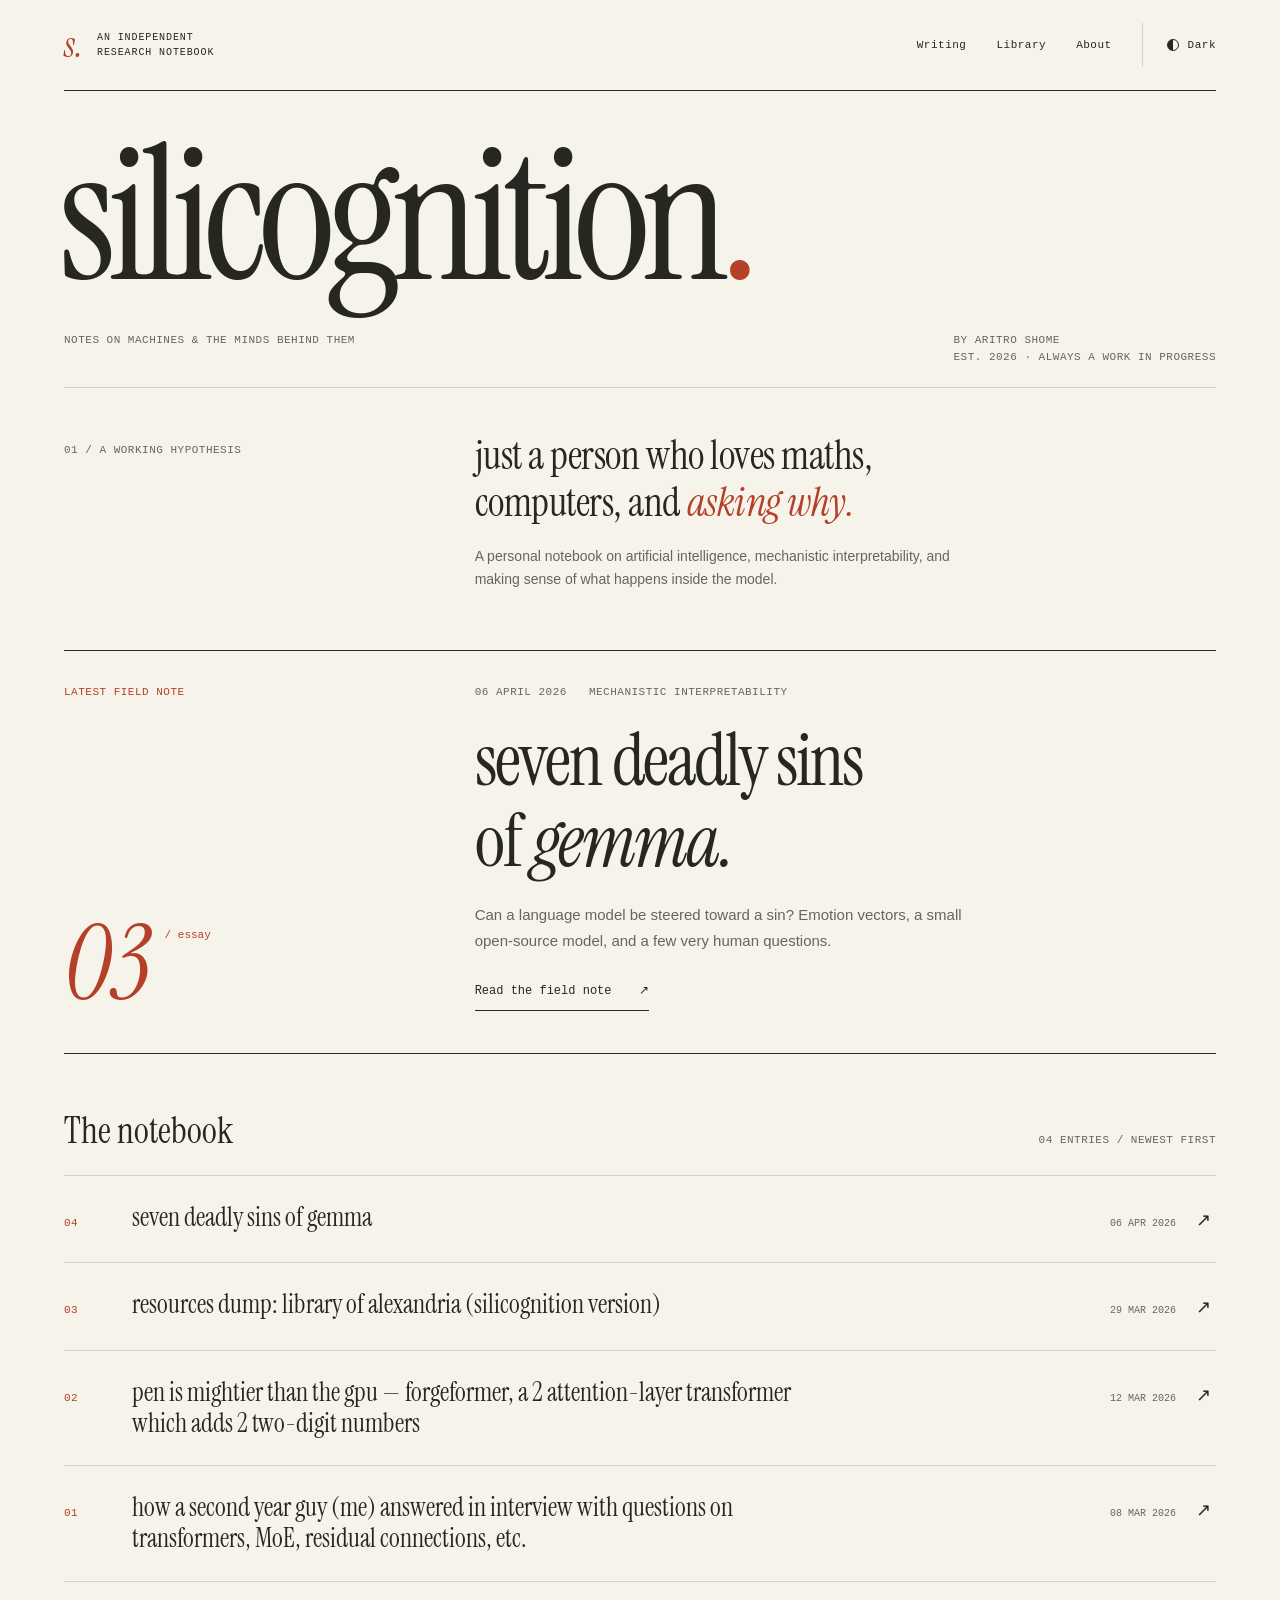
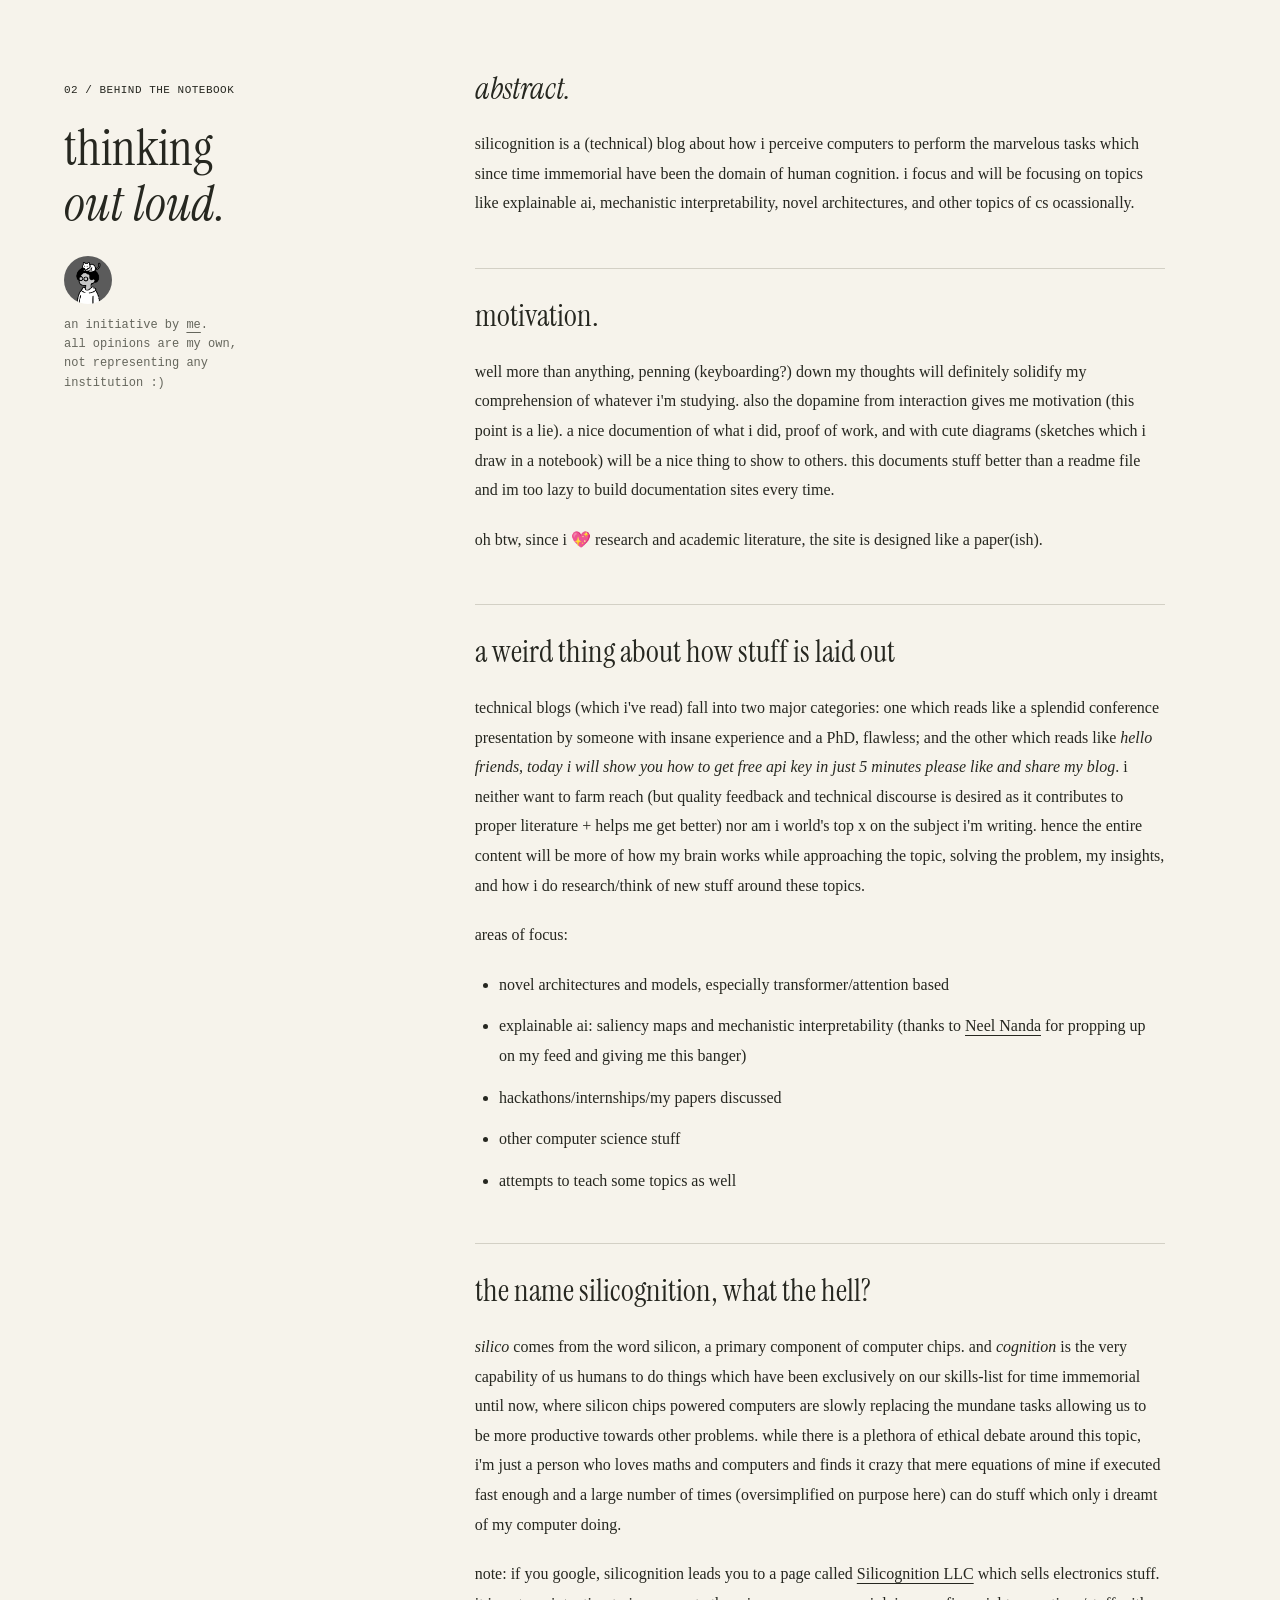
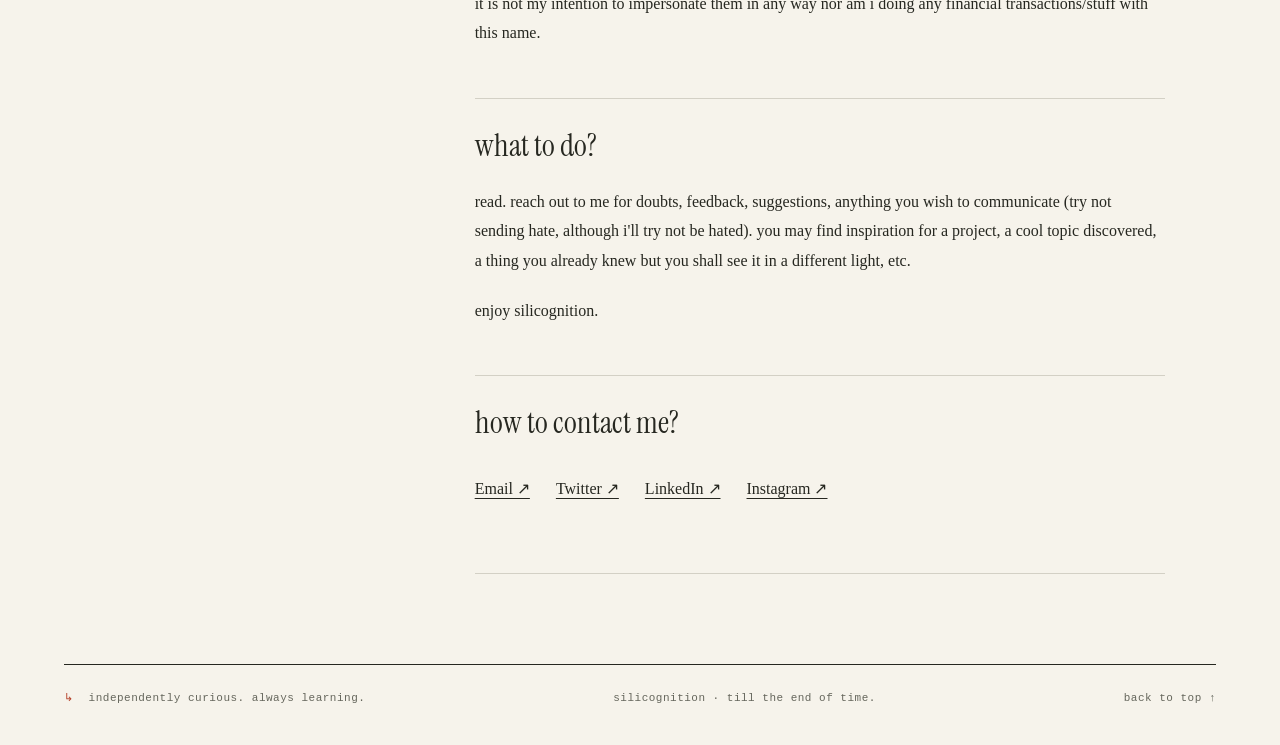
<file: index.html>
<!doctype html>
<html lang="en">
<head>
<meta charset="utf-8"/>
<meta content="width=device-width, initial-scale=1" name="viewport"/>
<title>Silicognition</title>

<link href="styles.css" rel="stylesheet"/>
<link href="favicon.svg" rel="icon" type="image/svg+xml"/>

<meta name="description" content="A personal research notebook by Aritro Shome on AI, mechanistic interpretability, novel architectures, maths and computers.">
<link rel="canonical" href="https://silicognition.is-a.dev/">
<link rel="preload" href="assets/fonts/instrument-serif-normal.woff2" as="font" type="font/woff2" crossorigin>
<script src="theme.js">
</script>
<script src="site.js" defer>
</script>
</head>
<body id="top">
<div class="page home-page"><a class="skip-link" href="#main-content">Skip to content</a>
<header class="site-header"><a class="site-signature" href="index.html" aria-label="Silicognition home"><span class="signature-mark" aria-hidden="true">s.</span><span class="signature-copy">an independent<br>research notebook</span></a>
<nav class="site-nav" aria-label="Main navigation"><a href="#posts">Writing</a><a href="resources.html">Library</a><a class="about-nav" href="#about">About</a><button id="theme-toggle" class="theme-toggle" type="button" aria-label="Switch to dark mode" aria-pressed="false" hidden><span class="theme-icon" aria-hidden="true"></span><span class="theme-label">Dark</span></button>
</nav>
</header>
<main id="main-content" tabindex="-1">
<div class="masthead">
<h1>silicognition<span>.</span>
</h1>
<div class="masthead-caption">
<p class="eyebrow">Notes on machines &amp; the minds behind them
</p>
<p class="eyebrow">By Aritro Shome<br>Est. 2026 · always a work in progress
</p>
</div>
</div>
<section class="intro" aria-label="Introduction">
<div class="section-label">01 / A working hypothesis
</div>
<div class="intro-text">
<p class="intro-lead">just a person who loves maths,<br> computers, and <em>asking why.</em>
</p>
<p class="intro-sub">A personal notebook on artificial intelligence, mechanistic interpretability, and making sense of what happens inside the model.
</p>
</div>
</section>
<section class="featured" aria-labelledby="featured-title">
<div class="featured-side"><span class="section-label">Latest field note</span><span class="feature-number" aria-hidden="true">03<sup> / essay</sup></span>
</div>
<div>
<div class="entry-meta"><time datetime="2026-04-06">06 April 2026</time><span>Mechanistic interpretability</span>
</div>
<h2 id="featured-title"><a href="post3.html">seven deadly sins<br>of <em>gemma.</em></a>
</h2>
<p class="featured-description">Can a language model be steered toward a sin? Emotion vectors, a small open-source model, and a few very human questions.
</p>
<a class="text-link" href="post3.html">Read the field note <span aria-hidden="true">↗</span></a>
</div>
</section>
<section class="archive" id="posts">
<div class="section-heading">
<h2>The notebook
</h2>
<span class="eyebrow">04 entries / newest first</span>
</div>
<ol class="archive-list">
<li><a class="archive-link" href="post3.html"><span class="entry-number">04</span><span class="archive-title">seven deadly sins of gemma</span><time datetime="2026-04-06">06 Apr 2026</time><span class="entry-arrow" aria-hidden="true">↗</span></a>
</li>
<li><a class="archive-link" href="resources.html"><span class="entry-number">03</span><span class="archive-title">resources dump: library of alexandria (silicognition version)</span><time datetime="2026-03-29">29 Mar 2026</time><span class="entry-arrow" aria-hidden="true">↗</span></a>
</li>
<li><a class="archive-link" href="post2.html"><span class="entry-number">02</span><span class="archive-title">pen is mightier than the gpu — forgeformer, a 2 attention-layer transformer which adds 2 two-digit numbers</span><time datetime="2026-03-12">12 Mar 2026</time><span class="entry-arrow" aria-hidden="true">↗</span></a>
</li>
<li><a class="archive-link" href="post1.html"><span class="entry-number">01</span><span class="archive-title">how a second year guy (me) answered in interview with questions on transformers, MoE, residual connections, etc.</span><time datetime="2026-03-08">08 Mar 2026</time><span class="entry-arrow" aria-hidden="true">↗</span></a>
</li>
</ol>
</section>
<section class="about" id="about" aria-labelledby="about-title">
<div class="about-heading"><span class="section-label">02 / Behind the notebook</span>
<h2 id="about-title">thinking<br><em>out loud.</em>
</h2>
<img class="avatar" src="avatar.png" width="48" height="48" alt="Aritro's avatar" loading="lazy">
<p>an initiative by <a href="https://x.com/silicognition">me</a>.<br>all opinions are my own, not representing any institution :)
</p>
</div>
<div class="about-content">
<section class="original-abstract" id="abstract">
<h2><i>abstract.</i>
</h2>
<p>
                silicognition is a (technical) blog about how i perceive computers to perform the marvelous tasks which since time immemorial have been the domain of human cognition. i focus and will be focusing on topics like explainable ai, mechanistic interpretability,
                novel architectures, and other topics of cs ocassionally.

</p>
</section>
<section id="motivation">
<h2>motivation.
</h2>
<p>
                    well more than anything, penning (keyboarding?) down my thoughts will definitely solidify my comprehension of whatever i'm studying. also the dopamine from interaction gives me motivation (this point is a lie). a nice documention of what i did, proof
                    of work, and with cute diagrams (sketches which i draw in a notebook) will be a nice thing to show to others. this documents stuff better than a readme file and im too lazy to build documentation sites every time.

</p>
<p>
                    oh btw, since i 💖 research and academic literature, the site is designed like a paper(ish).

</p>
</section>
<section id="layout">
<h2>a weird thing about how stuff is laid out
</h2>
<p>
                    technical blogs (which i've read) fall into two major categories: one which reads like a splendid conference presentation by someone with insane experience and a PhD, flawless; and the other which reads like <i>hello friends, today i will show you how to get free api key in just 5 minutes please like and share my blog</i>.
                    i neither want to farm reach (but quality feedback and technical discourse is desired as it contributes to proper literature + helps me get better) nor am i world's top x on the subject i'm writing. hence the entire content will be
                    more of how my brain works while approaching the topic, solving the problem, my insights, and how i do research/think of new stuff around these topics.

</p>
<p>areas of focus:
</p>
<ul>
<li>novel architectures and models, especially transformer/attention based
</li>
<li>explainable ai: saliency maps and mechanistic interpretability (thanks to <a href="https://www.neelnanda.io/">Neel Nanda</a> for propping up on my feed and giving me this banger)
</li>
<li>hackathons/internships/my papers discussed
</li>
<li>other computer science stuff
</li>
<li>attempts to teach some topics as well
</li>
</ul>
</section>
<section id="name">
<h2>the name silicognition, what the hell?
</h2>
<p>
<i>silico</i> comes from the word silicon, a primary component of computer chips. and <i>cognition</i> is the very capability of us humans to do things which have been exclusively on our skills-list for time immemorial until now, where
                    silicon chips powered computers are slowly replacing the mundane tasks allowing us to be more productive towards other problems. while there is a plethora of ethical debate around this topic, i'm just a person who loves maths and computers
                    and finds it crazy that mere equations of mine if executed fast enough and a large number of times (oversimplified on purpose here) can do stuff which only i dreamt of my computer doing.

</p>
<p>
                    note: if you google, silicognition leads you to a page called <a href="https://silicognition.com/">Silicognition LLC</a> which sells electronics stuff. it is not my intention to impersonate them in any way nor am i doing any financial
                    transactions/stuff with this name.

</p>
</section>
<section id="what-to-do">
<h2>what to do?
</h2>
<p>
                    read. reach out to me for doubts, feedback, suggestions, anything you wish to communicate (try not sending hate, although i'll try not be hated). you may find inspiration for a project, a cool topic discovered, a thing you already knew but you shall see
                    it in a different light, etc.

</p>
<p>
                    enjoy silicognition.

</p>
</section>
<section id="contact">
<h2>how to contact me?
</h2>
<ul class="contact-list">
<li><a href="mailto:aritro.shome.official@gmail.com">Email ↗</a>
</li>
<li><a href="https://x.com/silicognition/">Twitter ↗</a>
</li>
<li><a href="https://www.linkedin.com/in/aritro-shome-40a5b0312/">LinkedIn ↗</a>
</li>
<li><a href="https://instagram.com/thearitroshome">Instagram ↗</a>
</li>
</ul>
</section>
</div>
</section>
</main>
<footer class="site-footer">
<p><span class="footer-mark" aria-hidden="true">↳</span> independently curious. always learning.
</p>
<p><a href="https://x.com/silicognition">silicognition</a> · till the end of time.
</p>
<a href="#top">back to top ↑</a>
</footer>
</div>
<script data-goatcounter="https://silicognition.goatcounter.com/count" async src="https://gc.zgo.at/count.js">
</script>
</body>
</html>
</file>
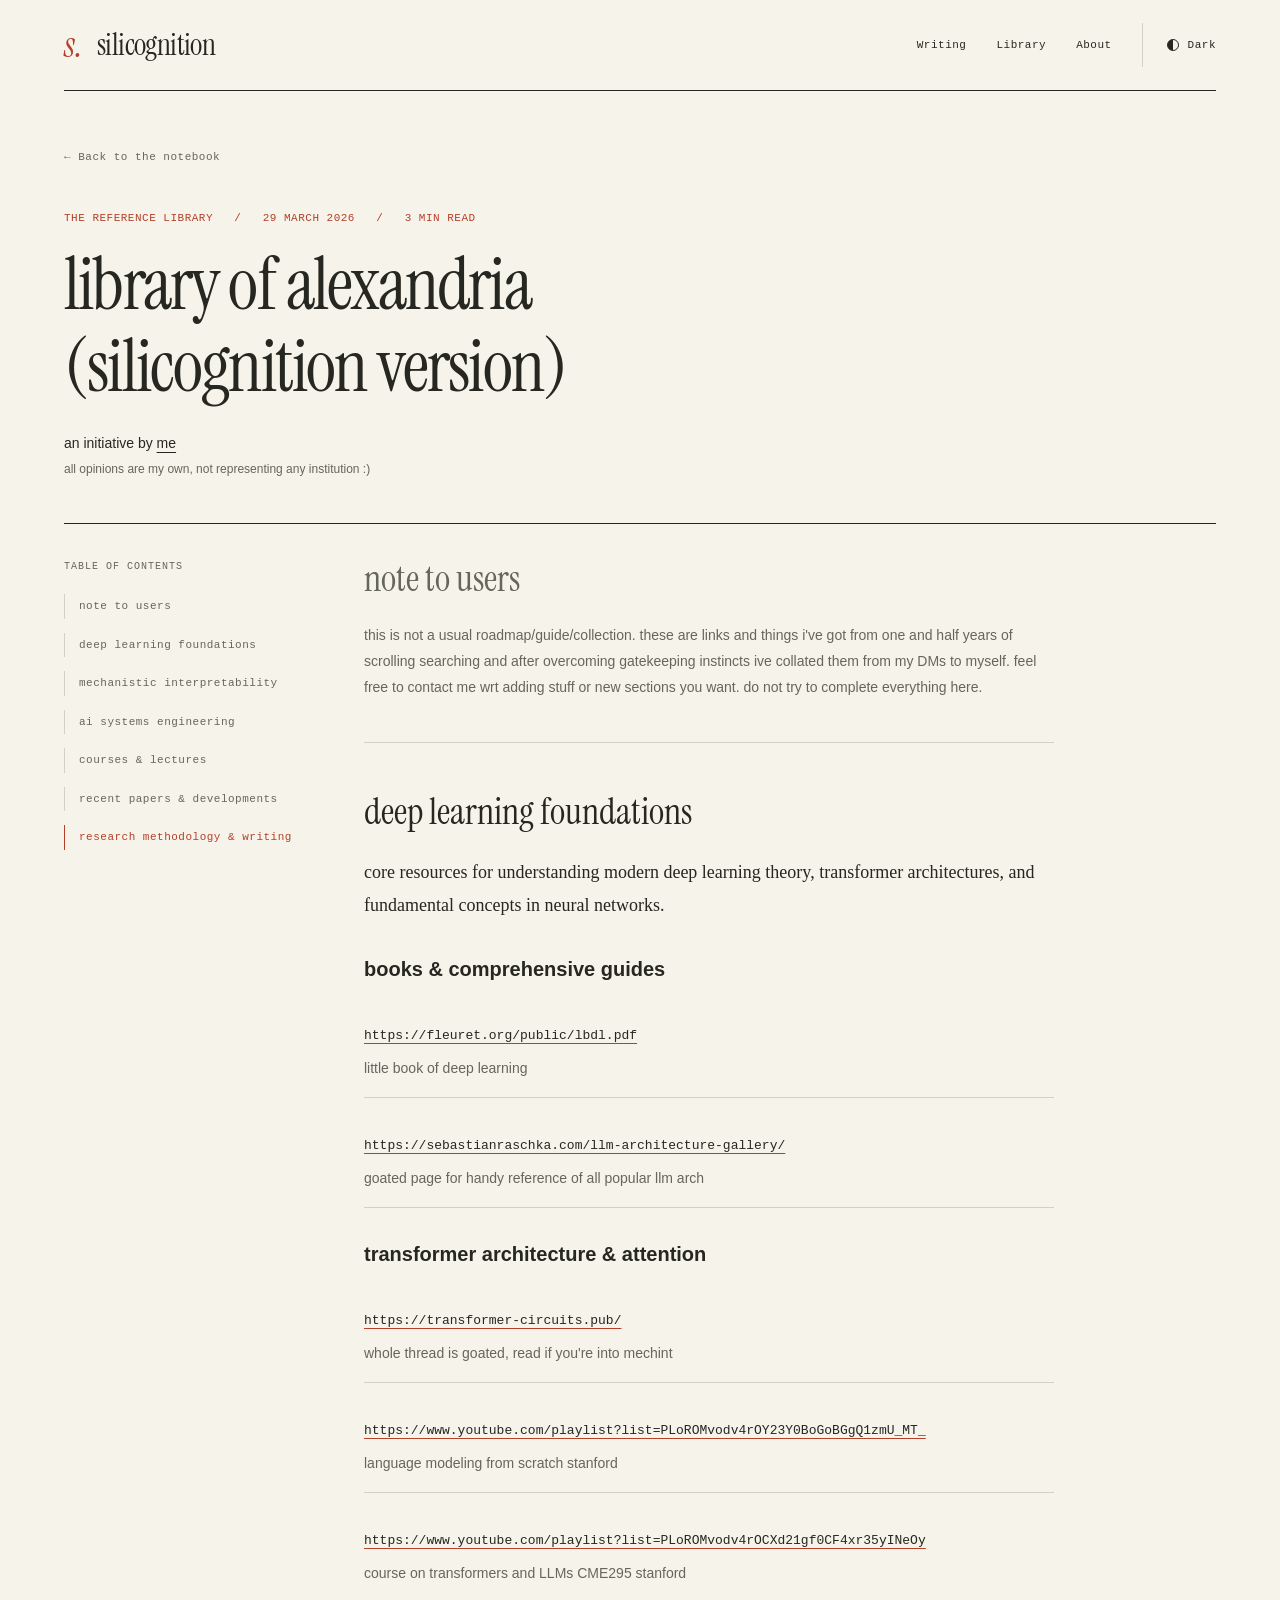
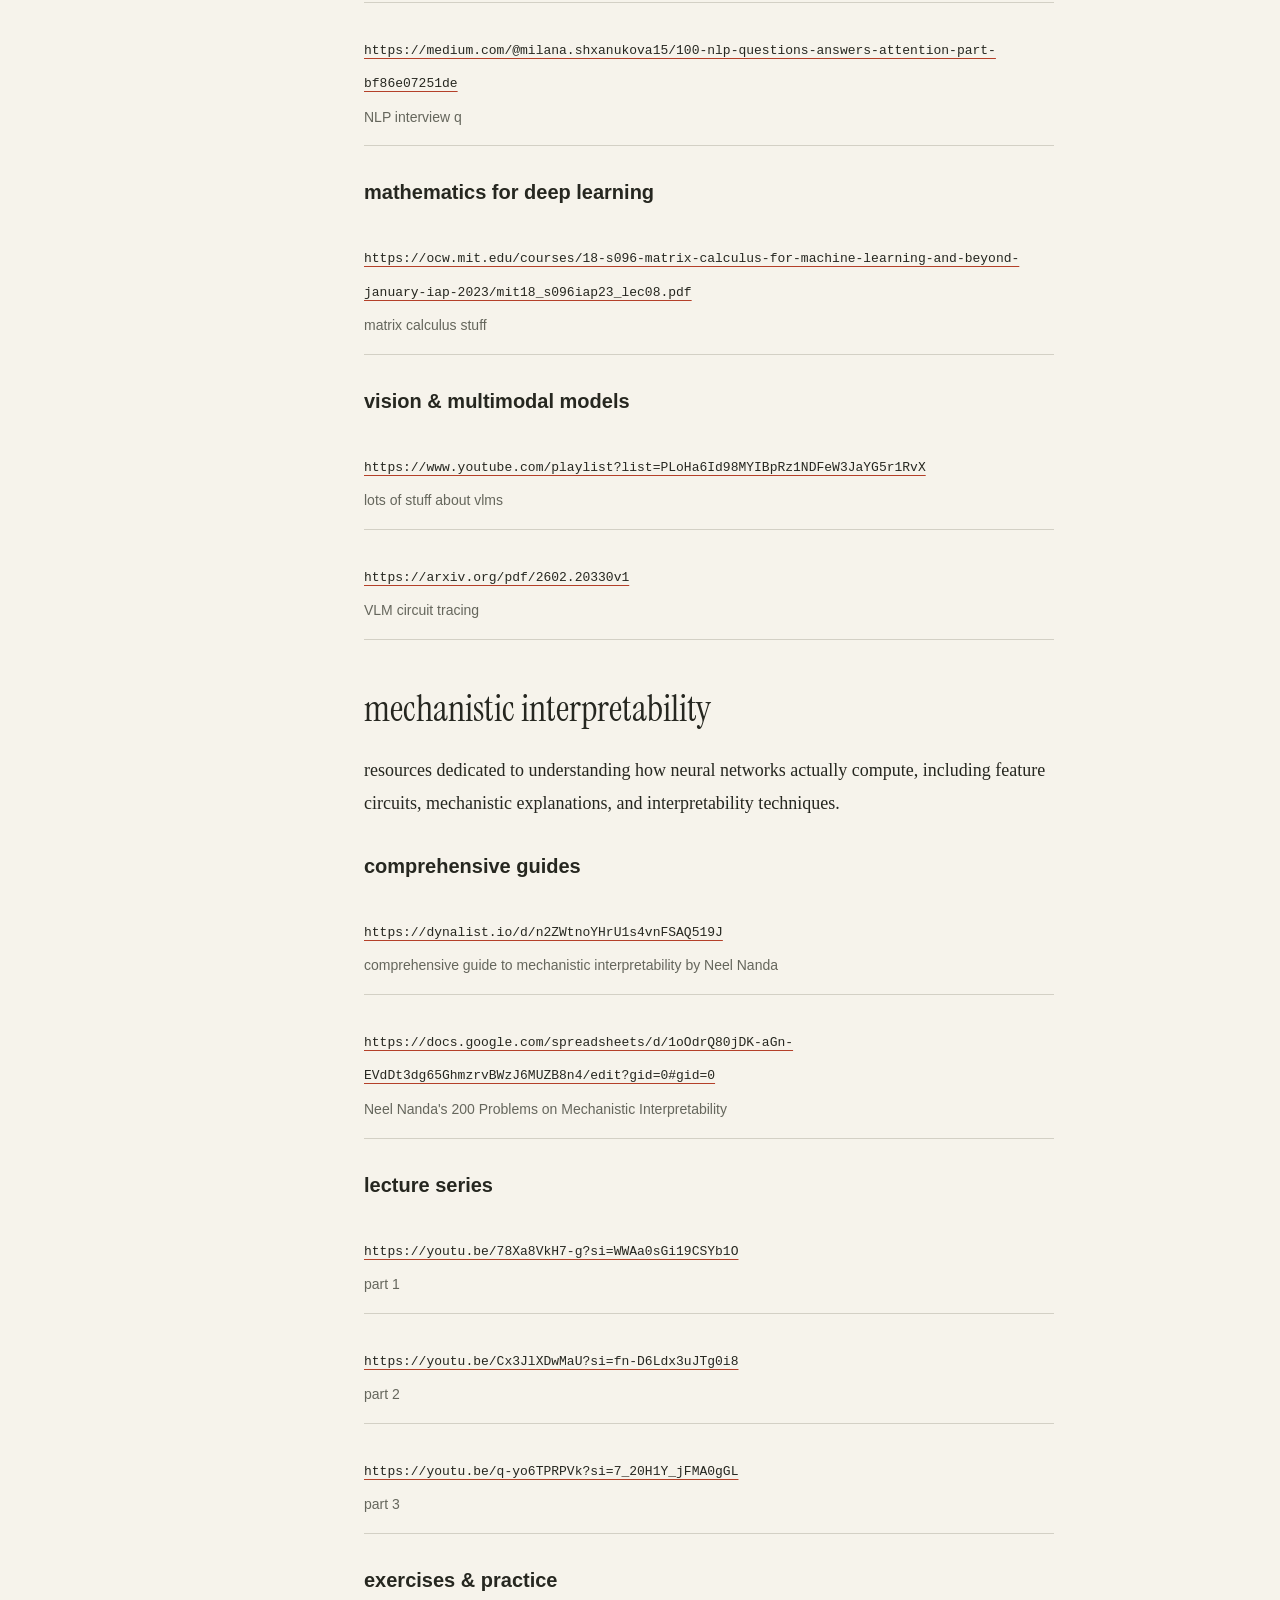
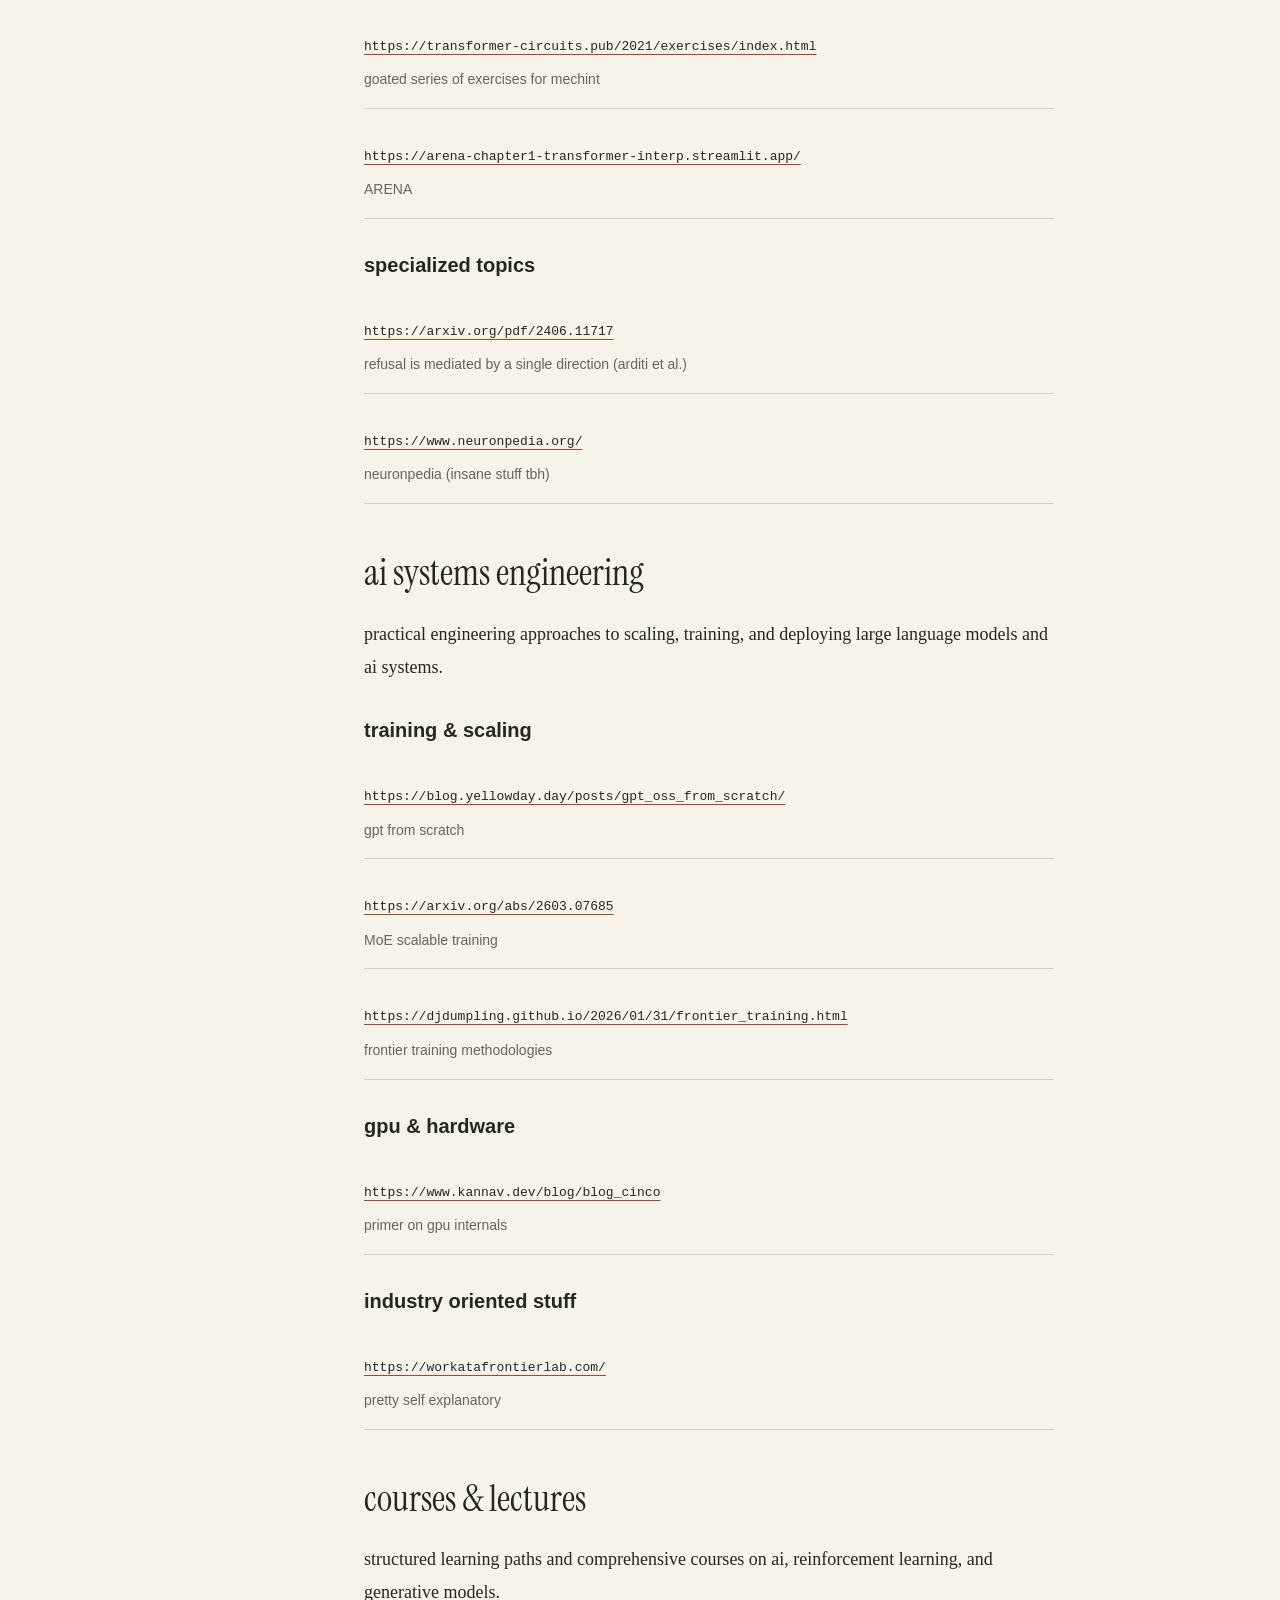
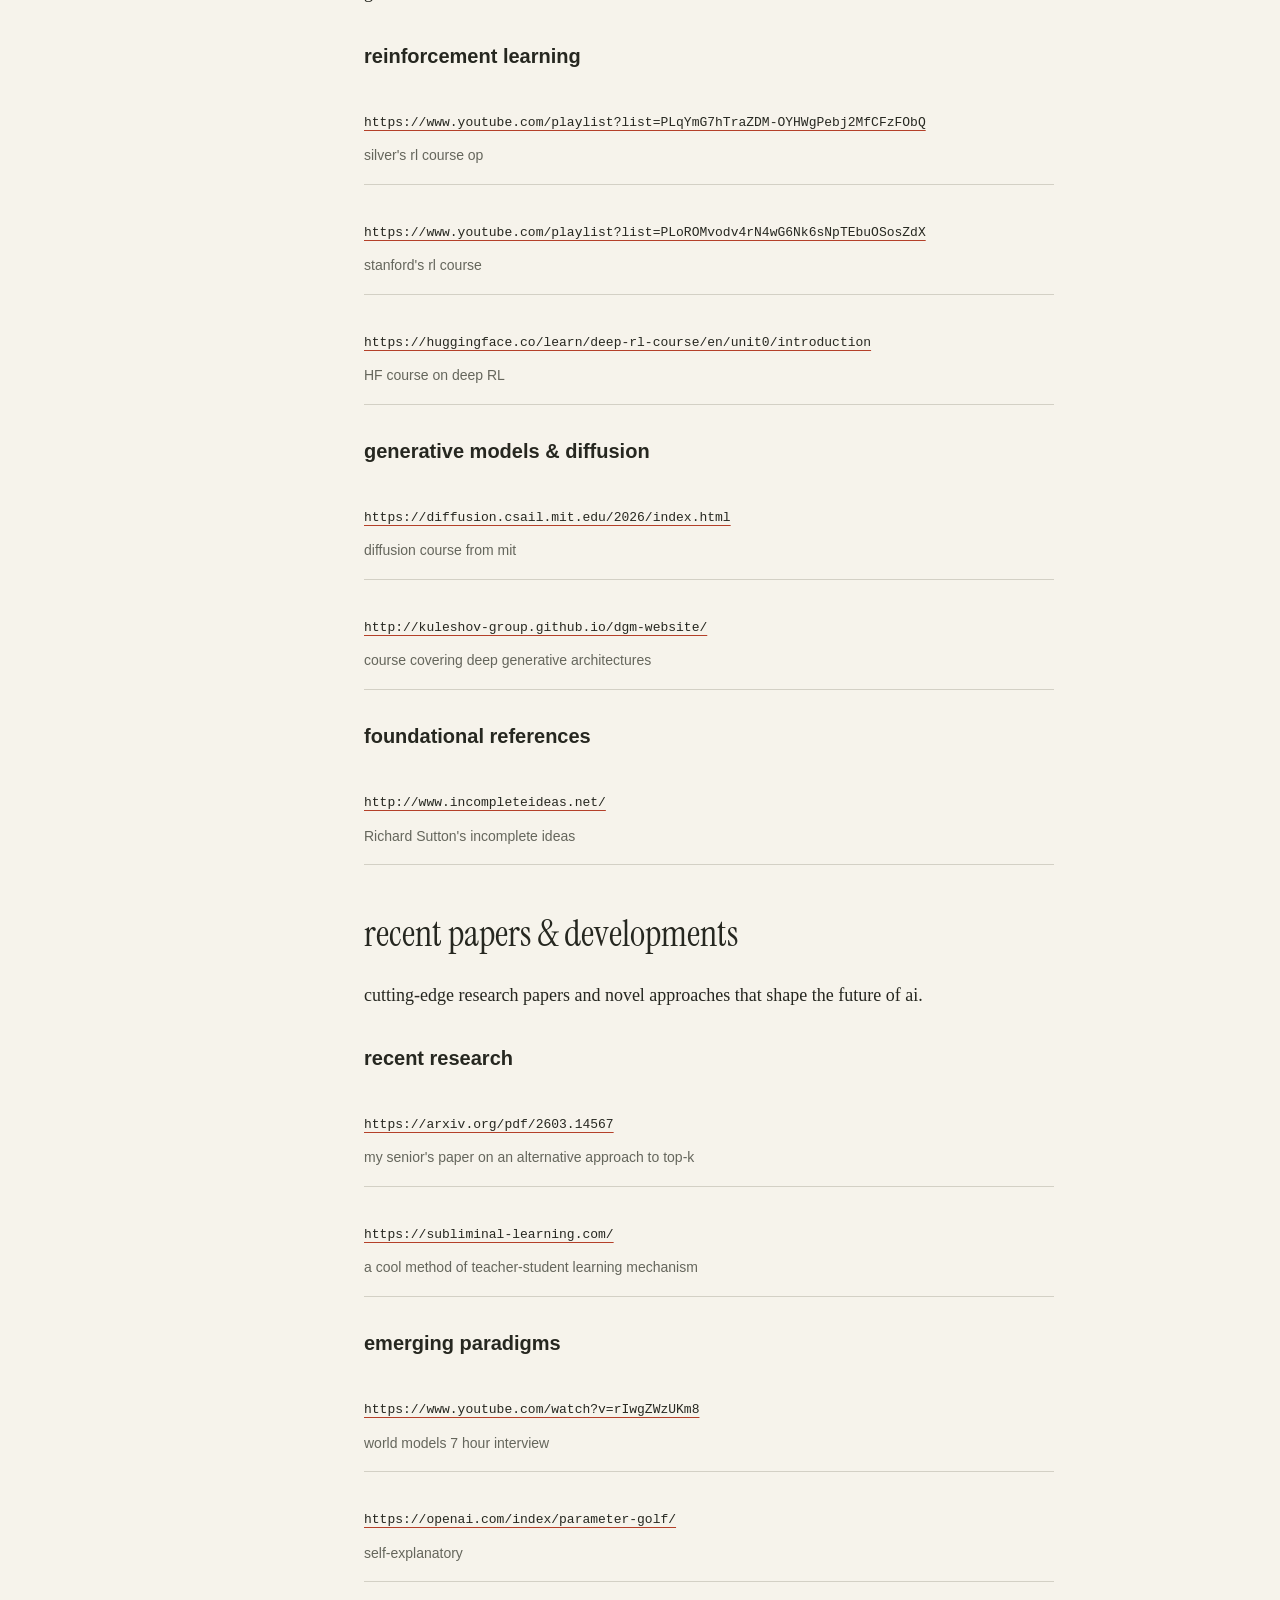
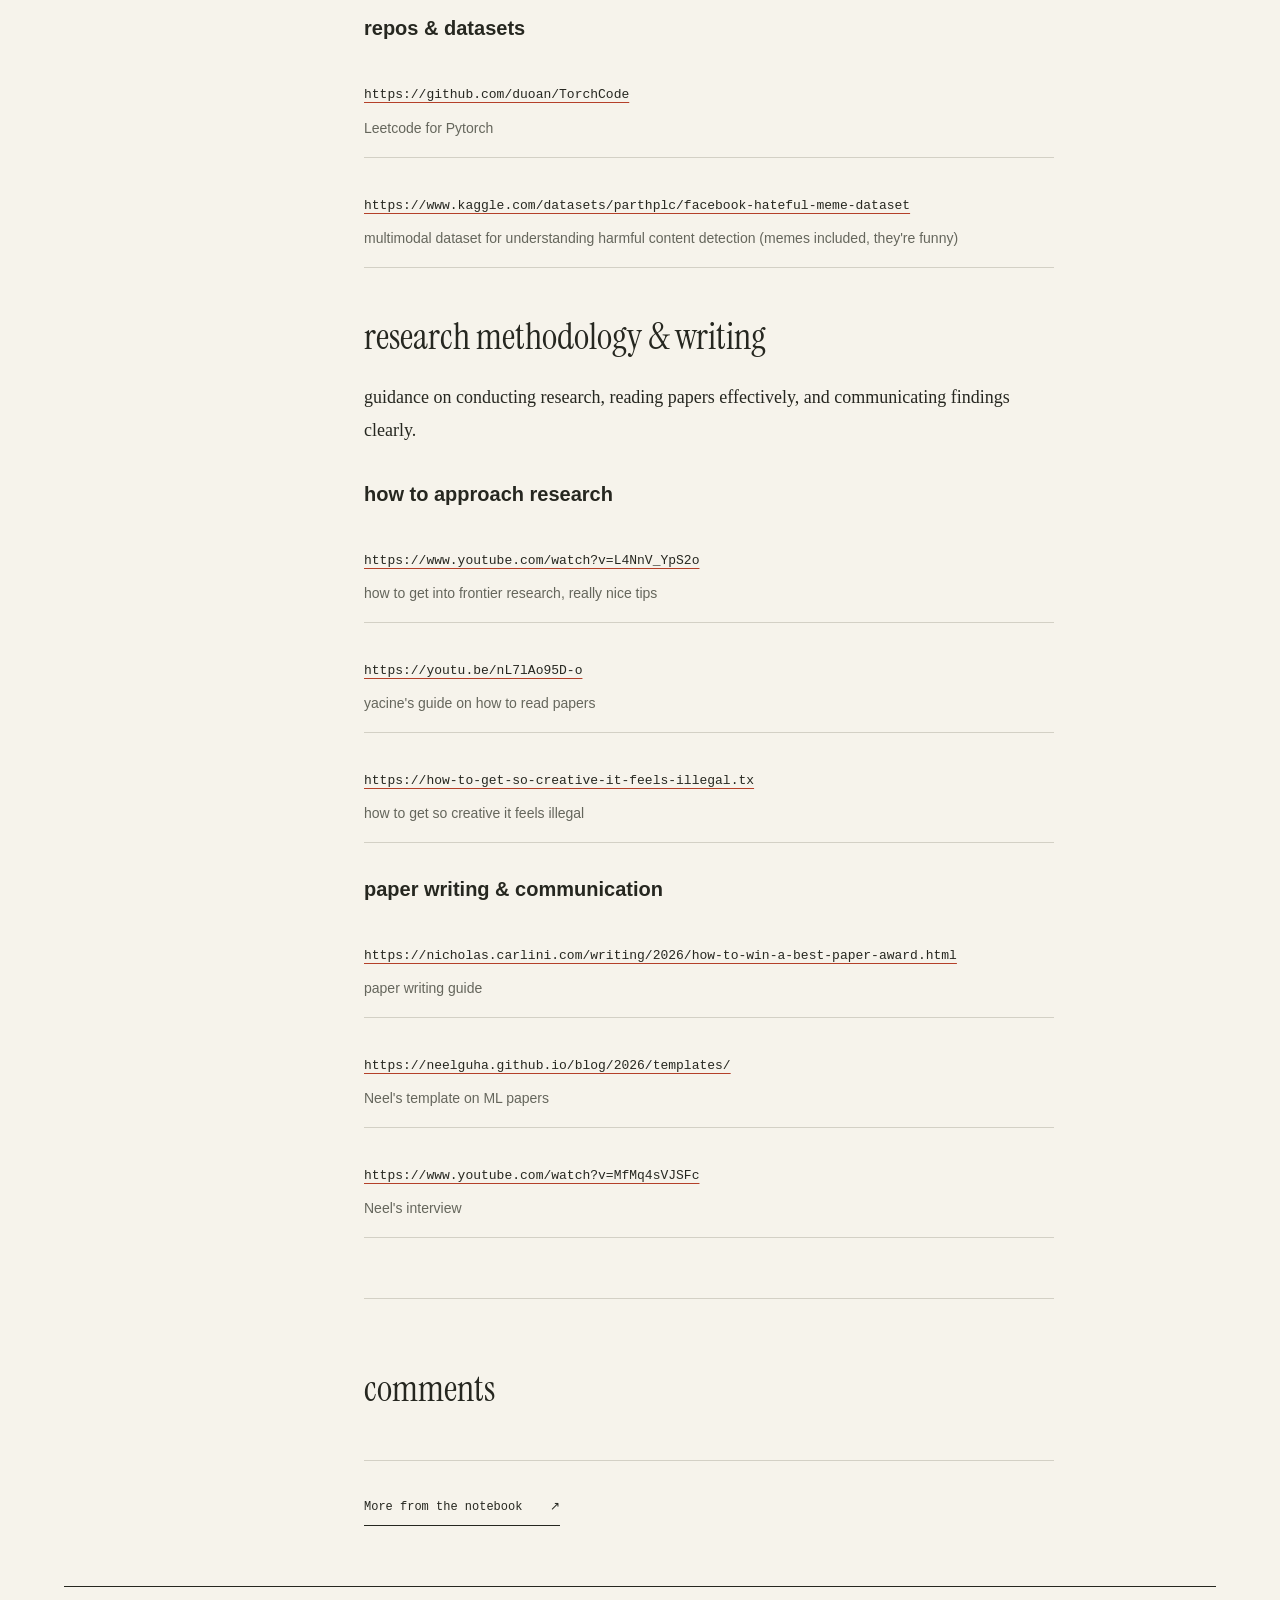
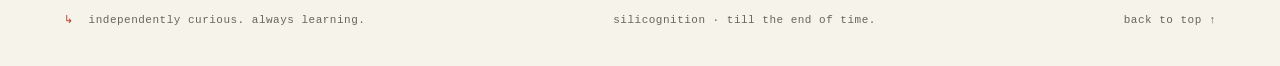
<file: resources.html>
<!doctype html>
<html lang="en">
<head>
<meta charset="utf-8"/>
<meta content="width=device-width, initial-scale=1" name="viewport"/>
<title>library of alexandria (silicognition edition)</title>

<link href="styles.css" rel="stylesheet"/>
<link href="favicon.svg" rel="icon" type="image/svg+xml"/>

<meta name="description" content="library of alexandria (silicognition version) — a personal research note by Aritro Shome.">
<link rel="canonical" href="https://silicognition.is-a.dev/resources.html">
<link rel="preload" href="assets/fonts/instrument-serif-normal.woff2" as="font" type="font/woff2" crossorigin>
<script src="theme.js">
</script>
<script src="site.js" defer>
</script>
</head>
<body id="top">
<div class="page article-page"><a class="skip-link" href="#main-content">Skip to content</a>
<header class="site-header"><a class="site-signature" href="index.html" aria-label="Silicognition home"><span class="signature-mark" aria-hidden="true">s.</span><span class="signature-copy">silicognition</span></a>
<nav class="site-nav" aria-label="Main navigation"><a href="index.html#posts">Writing</a><a href="resources.html">Library</a><a class="about-nav" href="index.html#about">About</a><button id="theme-toggle" class="theme-toggle" type="button" aria-label="Switch to dark mode" aria-pressed="false" hidden><span class="theme-icon" aria-hidden="true"></span><span class="theme-label">Dark</span></button>
</nav>
</header>
<header class="article-header"><a class="back-link" href="index.html#posts">← Back to the notebook</a>
<p class="article-meta">The reference library &nbsp; / &nbsp; <time datetime="2026-03-29">29 March 2026</time> &nbsp; / &nbsp; 3 min read
</p>
<h1>library of alexandria (silicognition version)
</h1>
<p class="authors">an initiative by <a href="https://x.com/silicognition">me</a>
</p>
<p class="affiliation">all opinions are my own, not representing any institution :)
</p>
</header>
<div class="reading-layout">
<aside class="contents-rail">
<nav aria-label="Article contents" class="table-of-contents">
<strong>table of contents</strong>
<ul>
<li><a href="#note">note to users</a>
</li>
<li><a href="#deep-learning-foundations">deep learning foundations</a>
</li>
<li><a href="#mechanistic-interpretability">mechanistic interpretability</a>
</li>
<li><a href="#ai-systems-engineering">ai systems engineering</a>
</li>
<li><a href="#courses-and-lectures">courses &amp; lectures</a>
</li>
<li><a href="#research-papers">recent papers &amp; developments</a>
</li>
<li><a href="#research-methodology">research methodology &amp; writing</a>
</li>
</ul>
</nav>
</aside>
<div class="article-content">
<main class="paper-body" id="main-content" tabindex="-1">
<section id="note">
<h2>note to users
</h2>
<p>
                    this is not a usual roadmap/guide/collection. these are links and things i've got from one and half years of scrolling searching and after overcoming gatekeeping instincts ive collated them from my DMs to myself. feel free to contact me wrt adding stuff
                    or new sections you want. do not try to complete everything here.

</p>
</section>
<section id="deep-learning-foundations">
<h2>deep learning foundations
</h2>
<p>
                    core resources for understanding modern deep learning theory, transformer architectures, and fundamental concepts in neural networks.

</p>
<div class="resource-section">
<h3>books &amp; comprehensive guides
</h3>
<ul class="resource-list">
<li>
<a href="https://fleuret.org/public/lbdl.pdf">https://fleuret.org/public/lbdl.pdf</a>
<span class="resource-description">little book of deep learning</span>
</li>
<li>
<a href="https://sebastianraschka.com/llm-architecture-gallery/">https://sebastianraschka.com/llm-architecture-gallery/</a>
<span class="resource-description">goated page for handy reference of all popular llm arch</span>
</li>
</ul>
</div>
<div class="resource-section">
<h3>transformer architecture &amp; attention
</h3>
<ul class="resource-list">
<li>
<a href="https://transformer-circuits.pub/">https://transformer-circuits.pub/</a>
<span class="resource-description">whole thread is goated, read if you're into mechint</span>
</li>
<li>
<a href="https://www.youtube.com/playlist?list=PLoROMvodv4rOY23Y0BoGoBGgQ1zmU_MT_">https://www.youtube.com/playlist?list=PLoROMvodv4rOY23Y0BoGoBGgQ1zmU_MT_</a>
<span class="resource-description">language modeling from scratch stanford</span>
</li>
<li>
<a href="https://www.youtube.com/playlist?list=PLoROMvodv4rOCXd21gf0CF4xr35yINeOy">https://www.youtube.com/playlist?list=PLoROMvodv4rOCXd21gf0CF4xr35yINeOy</a>
<span class="resource-description">course on transformers and LLMs CME295 stanford</span>
</li>
<li>
<a href="https://medium.com/@milana.shxanukova15/100-nlp-questions-answers-attention-part-bf86e07251de">https://medium.com/@milana.shxanukova15/100-nlp-questions-answers-attention-part-bf86e07251de</a>
<span class="resource-description">NLP interview q</span>
</li>
</ul>
</div>
<div class="resource-section">
<h3>mathematics for deep learning
</h3>
<ul class="resource-list">
<li>
<a href="https://ocw.mit.edu/courses/18-s096-matrix-calculus-for-machine-learning-and-beyond-january-iap-2023/mit18_s096iap23_lec08.pdf">https://ocw.mit.edu/courses/18-s096-matrix-calculus-for-machine-learning-and-beyond-january-iap-2023/mit18_s096iap23_lec08.pdf</a>
<span class="resource-description">matrix calculus stuff</span>
</li>
</ul>
</div>
<div class="resource-section">
<h3>vision &amp; multimodal models
</h3>
<ul class="resource-list">
<li>
<a href="https://www.youtube.com/playlist?list=PLoHa6Id98MYIBpRz1NDFeW3JaYG5r1RvX">https://www.youtube.com/playlist?list=PLoHa6Id98MYIBpRz1NDFeW3JaYG5r1RvX</a>
<span class="resource-description">lots of stuff about vlms</span>
</li>
<li>
<a href="https://arxiv.org/pdf/2602.20330v1">https://arxiv.org/pdf/2602.20330v1</a>
<span class="resource-description">VLM circuit tracing</span>
</li>
</ul>
</div>
</section>
<section id="mechanistic-interpretability">
<h2>mechanistic interpretability
</h2>
<p>
                    resources dedicated to understanding how neural networks actually compute, including feature circuits, mechanistic explanations, and interpretability techniques.

</p>
<div class="resource-section">
<h3>comprehensive guides
</h3>
<ul class="resource-list">
<li>
<a href="https://dynalist.io/d/n2ZWtnoYHrU1s4vnFSAQ519J">https://dynalist.io/d/n2ZWtnoYHrU1s4vnFSAQ519J</a>
<span class="resource-description">comprehensive guide to mechanistic interpretability by Neel Nanda</span>
</li>
<li>
<a href="https://docs.google.com/spreadsheets/d/1oOdrQ80jDK-aGn-EVdDt3dg65GhmzrvBWzJ6MUZB8n4/edit?gid=0#gid=0">https://docs.google.com/spreadsheets/d/1oOdrQ80jDK-aGn-EVdDt3dg65GhmzrvBWzJ6MUZB8n4/edit?gid=0#gid=0</a>
<span class="resource-description">Neel Nanda's 200 Problems on Mechanistic Interpretability</span>
</li>
</ul>
</div>
<div class="resource-section">
<h3>lecture series
</h3>
<ul class="resource-list">
<li>
<a href="https://youtu.be/78Xa8VkH7-g?si=WWAa0sGi19CSYb1O">https://youtu.be/78Xa8VkH7-g?si=WWAa0sGi19CSYb1O</a>
<span class="resource-description">part 1</span>
</li>
<li>
<a href="https://youtu.be/Cx3JlXDwMaU?si=fn-D6Ldx3uJTg0i8">https://youtu.be/Cx3JlXDwMaU?si=fn-D6Ldx3uJTg0i8</a>
<span class="resource-description">part 2</span>
</li>
<li>
<a href="https://youtu.be/q-yo6TPRPVk?si=7_20H1Y_jFMA0gGL">https://youtu.be/q-yo6TPRPVk?si=7_20H1Y_jFMA0gGL</a>
<span class="resource-description">part 3</span>
</li>
</ul>
</div>
<div class="resource-section">
<h3>exercises &amp; practice
</h3>
<ul class="resource-list">
<li>
<a href="https://transformer-circuits.pub/2021/exercises/index.html">https://transformer-circuits.pub/2021/exercises/index.html</a>
<span class="resource-description">goated series of exercises for mechint</span>
</li>
<li>
<a href="https://arena-chapter1-transformer-interp.streamlit.app/">https://arena-chapter1-transformer-interp.streamlit.app/</a>
<span class="resource-description">ARENA</span>
</li>
</ul>
</div>
<div class="resource-section">
<h3>specialized topics
</h3>
<ul class="resource-list">
<li>
<a href="https://arxiv.org/pdf/2406.11717">https://arxiv.org/pdf/2406.11717</a>
<span class="resource-description">refusal is mediated by a single direction (arditi et al.)</span>
</li>
<li>
<a href="https://www.neuronpedia.org/">https://www.neuronpedia.org/</a>
<span class="resource-description">neuronpedia (insane stuff tbh)</span>
</li>
</ul>
</div>
</section>
<section id="ai-systems-engineering">
<h2>ai systems engineering
</h2>
<p>
                    practical engineering approaches to scaling, training, and deploying large language models and ai systems.

</p>
<div class="resource-section">
<h3>training &amp; scaling
</h3>
<ul class="resource-list">
<li>
<a href="https://blog.yellowday.day/posts/gpt_oss_from_scratch/">https://blog.yellowday.day/posts/gpt_oss_from_scratch/</a>
<span class="resource-description">gpt from scratch</span>
</li>
<li>
<a href="https://arxiv.org/abs/2603.07685">https://arxiv.org/abs/2603.07685</a>
<span class="resource-description">MoE scalable training</span>
</li>
<li>
<a href="https://djdumpling.github.io/2026/01/31/frontier_training.html">https://djdumpling.github.io/2026/01/31/frontier_training.html</a>
<span class="resource-description">frontier training methodologies</span>
</li>
</ul>
</div>
<div class="resource-section">
<h3>gpu &amp; hardware
</h3>
<ul class="resource-list">
<li>
<a href="https://www.kannav.dev/blog/blog_cinco">https://www.kannav.dev/blog/blog_cinco</a>
<span class="resource-description">primer on gpu internals</span>
</li>
</ul>
</div>
<div class="resource-section">
<h3>industry oriented stuff
</h3>
<ul class="resource-list">
<li>
<a href="https://workatafrontierlab.com/">https://workatafrontierlab.com/</a>
<span class="resource-description">pretty self explanatory</span>
</li>
</ul>
</div>
</section>
<section id="courses-and-lectures">
<h2>courses &amp; lectures
</h2>
<p>
                    structured learning paths and comprehensive courses on ai, reinforcement learning, and generative models.

</p>
<div class="resource-section">
<h3>reinforcement learning
</h3>
<ul class="resource-list">
<li>
<a href="https://www.youtube.com/playlist?list=PLqYmG7hTraZDM-OYHWgPebj2MfCFzFObQ">https://www.youtube.com/playlist?list=PLqYmG7hTraZDM-OYHWgPebj2MfCFzFObQ</a>
<span class="resource-description">silver's rl course op</span>
</li>
<li>
<a href="https://www.youtube.com/playlist?list=PLoROMvodv4rN4wG6Nk6sNpTEbuOSosZdX">https://www.youtube.com/playlist?list=PLoROMvodv4rN4wG6Nk6sNpTEbuOSosZdX</a>
<span class="resource-description">stanford's rl course</span>
</li>
<li>
<a href="https://huggingface.co/learn/deep-rl-course/en/unit0/introduction">https://huggingface.co/learn/deep-rl-course/en/unit0/introduction</a>
<span class="resource-description">HF course on deep RL</span>
</li>
</ul>
</div>
<div class="resource-section">
<h3>generative models &amp; diffusion
</h3>
<ul class="resource-list">
<li>
<a href="https://diffusion.csail.mit.edu/2026/index.html">https://diffusion.csail.mit.edu/2026/index.html</a>
<span class="resource-description">diffusion course from mit</span>
</li>
<li>
<a href="http://kuleshov-group.github.io/dgm-website/">http://kuleshov-group.github.io/dgm-website/</a>
<span class="resource-description">course covering deep generative architectures</span>
</li>
</ul>
</div>
<div class="resource-section">
<h3>foundational references
</h3>
<ul class="resource-list">
<li>
<a href="http://www.incompleteideas.net/">http://www.incompleteideas.net/</a>
<span class="resource-description">Richard Sutton's incomplete ideas</span>
</li>
</ul>
</div>
</section>
<section id="research-papers">
<h2>recent papers &amp; developments
</h2>
<p>
                    cutting-edge research papers and novel approaches that shape the future of ai.

</p>
<div class="resource-section">
<h3>recent research
</h3>
<ul class="resource-list">
<li>
<a href="https://arxiv.org/pdf/2603.14567">https://arxiv.org/pdf/2603.14567</a>
<span class="resource-description">my senior's paper on an alternative approach to top-k</span>
</li>
<li>
<a href="https://subliminal-learning.com/">https://subliminal-learning.com/</a>
<span class="resource-description">a cool method of teacher-student learning mechanism</span>
</li>
</ul>
</div>
<div class="resource-section">
<h3>emerging paradigms
</h3>
<ul class="resource-list">
<li>
<a href="https://www.youtube.com/watch?v=rIwgZWzUKm8">https://www.youtube.com/watch?v=rIwgZWzUKm8</a>
<span class="resource-description">world models 7 hour interview</span>
</li>
<li>
<a href="https://openai.com/index/parameter-golf/">https://openai.com/index/parameter-golf/</a>
<span class="resource-description">self-explanatory</span>
</li>
</ul>
</div>
<div class="resource-section">
<h3>repos &amp; datasets
</h3>
<ul class="resource-list">
<li>
<a href="https://github.com/duoan/TorchCode">https://github.com/duoan/TorchCode</a>
<span class="resource-description">Leetcode for Pytorch</span>
</li>
<li>
<a href="https://www.kaggle.com/datasets/parthplc/facebook-hateful-meme-dataset">https://www.kaggle.com/datasets/parthplc/facebook-hateful-meme-dataset</a>
<span class="resource-description">multimodal dataset for understanding harmful content detection (memes included, they're funny)</span>
</li>
</ul>
</div>
</section>
<section id="research-methodology">
<h2>research methodology &amp; writing
</h2>
<p>
                    guidance on conducting research, reading papers effectively, and communicating findings clearly.

</p>
<div class="resource-section">
<h3>how to approach research
</h3>
<ul class="resource-list">
<li>
<a href="https://www.youtube.com/watch?v=L4NnV_YpS2o">https://www.youtube.com/watch?v=L4NnV_YpS2o</a>
<span class="resource-description">how to get into frontier research, really nice tips</span>
</li>
<li>
<a href="https://youtu.be/nL7lAo95D-o">https://youtu.be/nL7lAo95D-o</a>
<span class="resource-description">yacine's guide on how to read papers</span>
</li>
<li>
<a href="https://how-to-get-so-creative-it-feels-illegal.tx">https://how-to-get-so-creative-it-feels-illegal.tx</a>
<span class="resource-description">how to get so creative it feels illegal</span>
</li>
</ul>
</div>
<div class="resource-section">
<h3>paper writing &amp; communication
</h3>
<ul class="resource-list">
<li>
<a href="https://nicholas.carlini.com/writing/2026/how-to-win-a-best-paper-award.html">https://nicholas.carlini.com/writing/2026/how-to-win-a-best-paper-award.html</a>
<span class="resource-description">paper writing guide</span>
</li>
<li>
<a href="https://neelguha.github.io/blog/2026/templates/">https://neelguha.github.io/blog/2026/templates/</a>
<span class="resource-description">Neel's template on ML papers</span>
</li>
<li>
<a href="https://www.youtube.com/watch?v=MfMq4sVJSFc">https://www.youtube.com/watch?v=MfMq4sVJSFc</a>
<span class="resource-description">Neel's interview</span>
</li>
</ul>
</div>
</section>
</main>
<section class="paper-body comments">
<h2>comments</h2>
<div id="giscus-container"></div>
</section>
<div class="article-end"><a class="text-link" href="index.html#posts">More from the notebook <span aria-hidden="true">↗</span></a>
</div>
</div>
</div>
<footer class="site-footer">
<p><span class="footer-mark" aria-hidden="true">↳</span> independently curious. always learning.
</p>
<p><a href="https://x.com/silicognition">silicognition</a> · till the end of time.
</p>
<a href="#top">back to top ↑</a>
</footer>
</div>
<script data-goatcounter="https://silicognition.goatcounter.com/count" async src="https://gc.zgo.at/count.js">
</script>
</body>
</html>
</file>
<file: styles.css>
@font-face { font-family: 'Instrument Serif'; src: url('assets/fonts/instrument-serif-normal.woff2') format('woff2'); font-style: normal; font-weight: 400; font-display: swap; }
@font-face { font-family: 'Instrument Serif'; src: url('assets/fonts/instrument-serif-italic.woff2') format('woff2'); font-style: italic; font-weight: 400; font-display: swap; }
/* Paper, ink, vermilion, expressive serif, mono marginalia, asymmetric grid,
   and rules instead of containers: seven decisions, one visual language. */
:root { color-scheme: light; --bg: #f6f3eb; --ink: #262720; --muted: #65665c; --accent: #b44029; --rule: #d3d0c5; --code-bg: #eeebe2; --serif: 'Instrument Serif', 'Times New Roman', serif; --body: Georgia, 'Times New Roman', serif; --sans: Arial, Helvetica, sans-serif; --mono: 'SFMono-Regular', Consolas, 'Liberation Mono', monospace; }
[data-theme='dark'] { color-scheme: dark; --bg: #20221f; --ink: #eeece2; --muted: #aeafa3; --accent: #ef947c; --rule: #45473e; --code-bg: #2b2d28; }
* { box-sizing: border-box; }
html { scroll-behavior: smooth; scroll-padding-top: 32px; -webkit-text-size-adjust: 100%; }
body { margin: 0; background: var(--bg); color: var(--ink); font: 18px/1.75 var(--body); }
::selection { background: var(--accent); color: var(--bg); }
a { color: inherit; text-decoration-thickness: 1px; text-underline-offset: 4px; }
a:hover { color: var(--accent); }
a, button { -webkit-tap-highlight-color: transparent; }
:focus-visible { outline: 2px solid var(--accent); outline-offset: 5px; }
button { color: inherit; font: inherit; }
[hidden] { display: none !important; }
p { margin: 0 0 1.25em; }
h1, h2, h3, h4 { margin: 0; line-height: 1.12; }
h1, h2 { font-family: var(--serif); font-weight: 400; }
ul, ol { padding-left: 1.35em; }
li { margin-bottom: .55em; }
hr { border: 0; border-top: 1px solid var(--rule); }
img { max-width: 100%; height: auto; }
.page { max-width: 1328px; padding: 0 64px; margin: auto; }
.skip-link { position: absolute; left: 24px; top: -100px; z-index: 10; padding: 8px 16px; background: var(--ink); color: var(--bg); }
.skip-link:focus { top: 12px; }
.eyebrow, .site-nav, .theme-toggle, .section-label, .entry-meta, .entry-number, .site-footer, .article-meta, .table-of-contents, .back-link { font-family: var(--mono); font-size: 11px; line-height: 1.5; font-weight: 400; letter-spacing: .045em; }
.eyebrow, .section-label { text-transform: uppercase; }
.eyebrow { color: var(--muted); }
.site-header { min-height: 91px; display: flex; align-items: center; justify-content: space-between; gap: 24px; border-bottom: 1px solid var(--ink); }
.site-signature { display: flex; align-items: center; gap: 14px; text-decoration: none; }
.signature-mark { color: var(--accent); font: italic 36px/1 var(--serif); }
.signature-copy { font: 10px/1.5 var(--mono); letter-spacing: .09em; text-transform: uppercase; }
.site-nav { display: flex; align-items: center; gap: 30px; }
.site-nav a { text-decoration: none; padding: 14px 0; }
.site-nav a:hover { text-decoration: underline; }
.theme-toggle { display: inline-flex; align-items: center; gap: 9px; padding: 12px 0 12px 24px; min-height: 44px; border: 0; border-left: 1px solid var(--rule); background: transparent; cursor: pointer; }
.theme-toggle:hover { color: var(--accent); }
.theme-icon { width: 12px; height: 12px; border: 1px solid currentColor; border-radius: 50%; background: linear-gradient(90deg, currentColor 50%, transparent 50%); }
.masthead { padding-top: 37px; }
.masthead h1 { font-size: clamp(80px, 14.5vw, 194px); line-height: .95; letter-spacing: -.047em; margin-left: -.025em; }
.masthead h1 span { color: var(--accent); }
.masthead-caption { display: flex; justify-content: space-between; gap: 20px; margin-top: 28px; padding-bottom: 22px; border-bottom: 1px solid var(--rule); }
.masthead-caption p { margin: 0; }
.intro { display: grid; grid-template-columns: 1fr 2fr; gap: 40px; padding: 45px 0 59px; }
.intro .section-label { color: var(--muted); padding-top: 9px; }
.intro-text { max-width: 690px; }
.intro-lead { font: 400 clamp(30px, 3.1vw, 43px)/1.18 var(--serif); letter-spacing: -.012em; margin-bottom: 18px; }
.intro-lead em { color: var(--accent); }
.intro-sub { font: 14px/1.65 var(--sans); color: var(--muted); max-width: 520px; margin: 0; }
.featured { display: grid; grid-template-columns: 1fr 2fr; gap: 40px; padding: 33px 0 42px; border-top: 1px solid var(--ink); border-bottom: 1px solid var(--ink); }
.featured-side { display: flex; flex-direction: column; justify-content: space-between; gap: 28px; }
.featured-side .section-label { color: var(--accent); }
.feature-number { font: italic 104px/.9 var(--serif); color: var(--accent); }
.feature-number sup { font: 11px var(--mono); vertical-align: top; position: relative; top: 12px; margin-left: 7px; }
.entry-meta { display: flex; flex-wrap: wrap; gap: 9px 22px; color: var(--muted); text-transform: uppercase; }
.featured h2 { font-size: clamp(46px, 5.7vw, 76px); letter-spacing: -.025em; margin: 19px 0; max-width: 640px; }
.featured h2 a { text-decoration: none; }
.featured h2 em { font-weight: 400; }
.featured-description { font: 15px/1.75 var(--sans); color: var(--muted); max-width: 510px; }
.text-link { display: inline-flex; align-items: center; gap: 28px; font: 12px/1.6 var(--mono); text-decoration: none; border-bottom: 1px solid var(--ink); padding: 8px 0; }
.text-link span { transition: transform .18s ease; }
.text-link:hover span { transform: translateX(4px); }
.archive { padding-top: 57px; }
.section-heading { display: flex; justify-content: space-between; align-items: baseline; gap: 20px; margin-bottom: 24px; }
.section-heading h2 { font-size: 36px; }
.archive-list { list-style: none; padding: 0; margin: 0; }
.archive-list li { margin: 0; border-top: 1px solid var(--rule); }
.archive-list li:last-child { border-bottom: 1px solid var(--rule); }
.archive-link { display: grid; grid-template-columns: 48px 1fr 128px 20px; gap: 20px; align-items: baseline; text-decoration: none; padding: 26px 0; }
.entry-number { color: var(--accent); }
.archive-title { font: 26px/1.2 var(--serif); max-width: 710px; }
.archive-link time { color: var(--muted); font: 10px/1.5 var(--mono); text-align: right; text-transform: uppercase; }
.entry-arrow { font-family: var(--sans); transition: transform .18s; }
.archive-link:hover .entry-arrow { transform: translate(3px,-3px); }
.about { display: grid; grid-template-columns: 1fr 2fr; gap: 40px; padding-top: 90px; }
.about-heading h2 { font-size: 50px; margin: 17px 0 24px; }
.about-heading .avatar { width: 48px; height: 48px; border-radius: 50%; display: block; margin-bottom: 12px; filter: grayscale(1); }
.about-heading p { font: 12px/1.6 var(--mono); max-width: 200px; color: var(--muted); }
.about-content { max-width: 690px; min-width: 0; }
.about-content section { padding-bottom: 30px; margin-bottom: 30px; border-bottom: 1px solid var(--rule); }
.about-content h2 { font-size: 31px; margin-bottom: 23px; }
.about-content p, .about-content li { font-size: 16px; line-height: 1.85; }
.about-content li { margin-bottom: 12px; }
.contact-list { display: flex; flex-wrap: wrap; gap: 8px 26px; list-style: none; padding: 0; }
.contact-list a { display: inline-block; padding: 10px 0; }
.site-footer { display: flex; justify-content: space-between; flex-wrap: wrap; gap: 20px; padding: 25px 0 38px; margin-top: 60px; border-top: 1px solid var(--ink); color: var(--muted); }
.site-footer p { margin: 0; }
.site-footer a { text-decoration: none; }
.footer-mark { color: var(--accent); margin-right: 8px; }
/* Reading surface: prose, equations and figures share a comfortable measure. */
.article-page .site-signature .signature-copy { font: 30px/1 var(--serif); text-transform: none; letter-spacing: -.02em; }
.article-header { max-width: 920px; padding: 48px 0 44px; }
.back-link { display: inline-block; color: var(--muted); margin-bottom: 38px; text-decoration: none; padding: 6px 0; }
.article-meta { color: var(--accent); text-transform: uppercase; margin: 0 0 18px; }
.article-header h1 { font-size: clamp(44px, 5.7vw, 76px); letter-spacing: -.025em; text-wrap: balance; }
.article-deck { display: block; max-width: 760px; font-size: .52em; line-height: 1.25; letter-spacing: 0; margin-top: 20px; color: var(--muted); }
.article-header .authors { font: 14px/1.6 var(--sans); margin: 25px 0 5px; }
.article-header .affiliation { font: 12px/1.6 var(--sans); color: var(--muted); margin: 0; }
.reading-layout { display: grid; grid-template-columns: 232px minmax(0, 690px); gap: 68px; border-top: 1px solid var(--ink); padding-top: 34px; align-items: start; }
.contents-rail { position: sticky; top: 32px; max-height: calc(100vh - 64px); overflow: auto; }
.table-of-contents { margin: 0; }
.table-of-contents strong { font-size: 10px; text-transform: uppercase; color: var(--muted); letter-spacing: .1em; font-weight: 400; }
.table-of-contents ul { list-style: none; padding: 0; margin: 20px 0 0; }
.table-of-contents li { margin: 0 0 14px; }
.table-of-contents a { display: block; text-decoration: none; color: var(--muted); border-left: 1px solid var(--rule); padding: 4px 0 4px 14px; }
.table-of-contents a:hover, .table-of-contents a[aria-current] { border-color: var(--accent); color: var(--accent); }
.article-content { min-width: 0; }
.paper-body, .abstract { overflow-wrap: anywhere; }
.paper-body section { margin-bottom: 48px; }
.paper-body h2 { font-size: 37px; margin: 44px 0 24px; }
.paper-body section:first-child h2 { margin-top: 0; }
.paper-body h3 { font: 600 20px/1.4 var(--sans); margin: 32px 0 16px; }
.paper-body h4 { font: 600 16px/1.5 var(--sans); margin: 26px 0 16px; }
.paper-body a { text-decoration-color: var(--accent); }
.paper-body p, .paper-body li { line-height: 1.85; }
.paper-body li { margin-bottom: 13px; }
.paper-body section#note { font: 14px/1.8 var(--sans); padding-bottom: 23px; border-bottom: 1px solid var(--rule); color: var(--muted); }
.post-image { display: block; width: 100%; height: auto; margin: 32px auto; }
.post-gif { display: block; width: 100%; max-width: 320px; height: auto; margin: 24px auto 36px; }
code, pre { font-family: var(--mono); font-size: .8em; }
code { background: var(--code-bg); padding: 3px 5px; }
pre { font-size: 13px; line-height: 1.75; padding: 24px; margin: 28px 0; background: var(--code-bg); border: 1px solid var(--rule); overflow-x: auto; tab-size: 2; }
pre code { font-size: inherit; padding: 0; background: transparent; }
blockquote { margin: 30px 0; padding: 8px 0 8px 24px; border-left: 2px solid var(--accent); color: var(--muted); }
blockquote p:last-child { margin-bottom: 0; }
table { display: block; width: 100%; overflow-x: auto; border-collapse: collapse; margin: 28px 0; font: 14px/1.7 var(--sans); }
th, td { padding: 12px 16px; border-bottom: 1px solid var(--rule); text-align: left; }
th { font-weight: 600; }
mjx-container[display='true'] { display: block; max-width: 100%; overflow-x: auto; overflow-y: hidden; padding: 12px 0; }
.references { font-size: 15px; border-top: 1px solid var(--rule); padding-top: 24px; }
.comments { margin-top: 60px; padding-top: 25px; border-top: 1px solid var(--rule); }
.resource-section { margin: 28px 0; }
.resource-list { list-style: none; padding: 0; }
.resource-list li { padding: 16px 0; border-bottom: 1px solid var(--rule); }
.resource-list a { font: 13px/1.7 var(--mono); }
.resource-description { display: block; margin-top: 7px; color: var(--muted); font: 14px/1.7 var(--sans); }
.article-end { border-top: 1px solid var(--rule); padding-top: 28px; margin-top: 50px; }
@media (min-width: 1500px) { .page { padding: 0 48px; } }
@media (max-width: 1000px) {
 .page { padding: 0 36px; } .site-nav { gap: 22px; }
 .reading-layout { grid-template-columns: 180px minmax(0, 1fr); gap: 36px; }
 .intro, .featured, .about { grid-template-columns: 1fr 2.2fr; gap: 30px; }
}
@media (max-width: 720px) {
 .page { padding: 0 22px; } .site-header { min-height: 77px; gap: 12px; }
 .signature-copy { display: none; } .site-nav { gap: 21px; font-size: 10px; }
 .theme-toggle { padding-left: 16px; font-size: 10px; gap: 7px; }
 .masthead { padding-top: 35px; } .masthead h1 { font-size: clamp(72px, 16.3vw, 118px); }
 .masthead-caption { margin-top: 23px; gap: 16px; } .masthead-caption .eyebrow { font-size: 9px; max-width: 160px; }
 .masthead-caption .eyebrow:last-child { text-align: right; }
 .intro { grid-template-columns: 1fr; gap: 20px; padding: 28px 0 36px; } .intro .section-label { padding: 0; }
 .intro-lead { font-size: 32px; } .intro-lead br { display: none; } .intro-sub { font-size: 13px; }
 .featured { grid-template-columns: 1fr; gap: 24px; padding: 25px 0 30px; }
 .featured-side { flex-direction: row; align-items: center; } .feature-number { font-size: 42px; }
 .feature-number sup { top: 3px; font-size: 9px; } .featured h2 { font-size: 49px; margin: 16px 0; }
 .featured-description { font-size: 14px; } .entry-meta { font-size: 10px; }
 .archive { padding-top: 36px; } .section-heading h2 { font-size: 32px; } .section-heading .eyebrow { font-size: 9px; }
 .archive-link { grid-template-columns: 26px 1fr 16px; gap: 7px 13px; padding: 23px 0; }
 .archive-title { font-size: 25px; } .archive-link time { grid-column: 2; grid-row: 2; text-align: left; margin-top: 5px; }
 .entry-arrow { grid-column: 3; grid-row: 1; }
 .about { display: block; padding-top: 57px; } .about-heading { margin-bottom: 35px; }
 .about-heading h2 { font-size: 44px; margin: 14px 0 20px; } .about-heading .avatar { float: left; margin-right: 15px; }
 .about-heading p { max-width: none; min-height: 48px; } .about-content h2 { font-size: 30px; }
 .site-footer { margin-top: 30px; font-size: 10px; }
 .article-page .site-signature .signature-copy { display: block; font-size: 26px; }
 .article-page .signature-mark { display: none; } .article-page .site-nav { gap: 15px; } .article-page .site-nav .about-nav { display: none; }
 .article-header { padding: 28px 0 30px; } .back-link { margin-bottom: 24px; } .article-header h1 { font-size: 45px; } .article-meta { font-size: 10px; }
 .reading-layout { display: block; padding-top: 24px; } .contents-rail { position: static; max-height: none; margin-bottom: 30px; }
 .table-of-contents ul { margin-top: 15px; columns: 2; column-gap: 18px; } .table-of-contents li { break-inside: avoid; margin-bottom: 9px; }
 .table-of-contents a { padding: 8px 0 8px 10px; } .article-content { font-size: 17px; }
 .paper-body h2 { font-size: 33px; } pre { padding: 16px; font-size: 12px; }
}
@media (prefers-reduced-motion: reduce) {
 html { scroll-behavior: auto; } *, *::before, *::after { transition: none !important; animation: none !important; }
}
@media print {
 :root, [data-theme='dark'] { --bg: white; --ink: black; --muted: #444; --rule: #ccc; --accent: #333; }
 .page { max-width: none; padding: 0; } .site-header, .contents-rail, .theme-toggle, .skip-link, .comments, .back-link, .article-end { display: none; }
 .reading-layout { display: block; } .article-header h1 { font-size: 36pt; } body { font-size: 11pt; }
 pre, blockquote, img { break-inside: avoid; }
}
</file>
